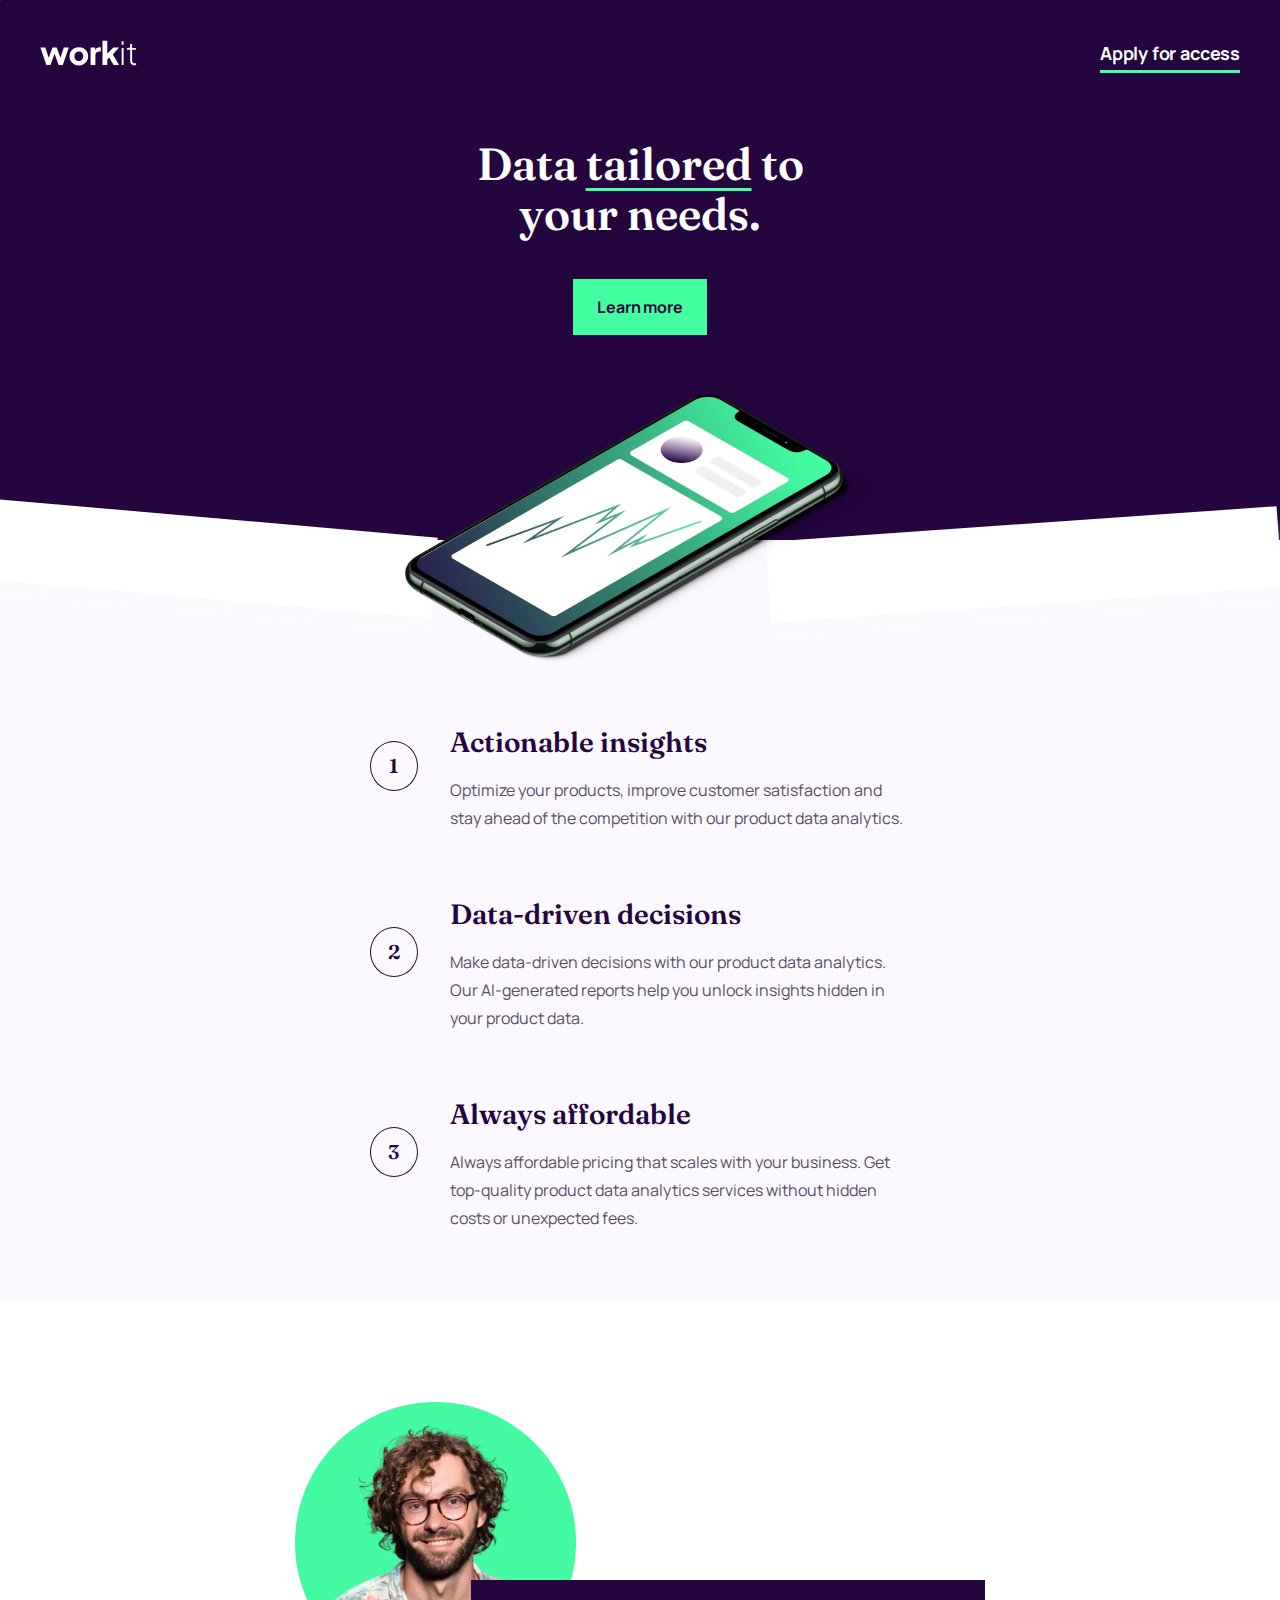
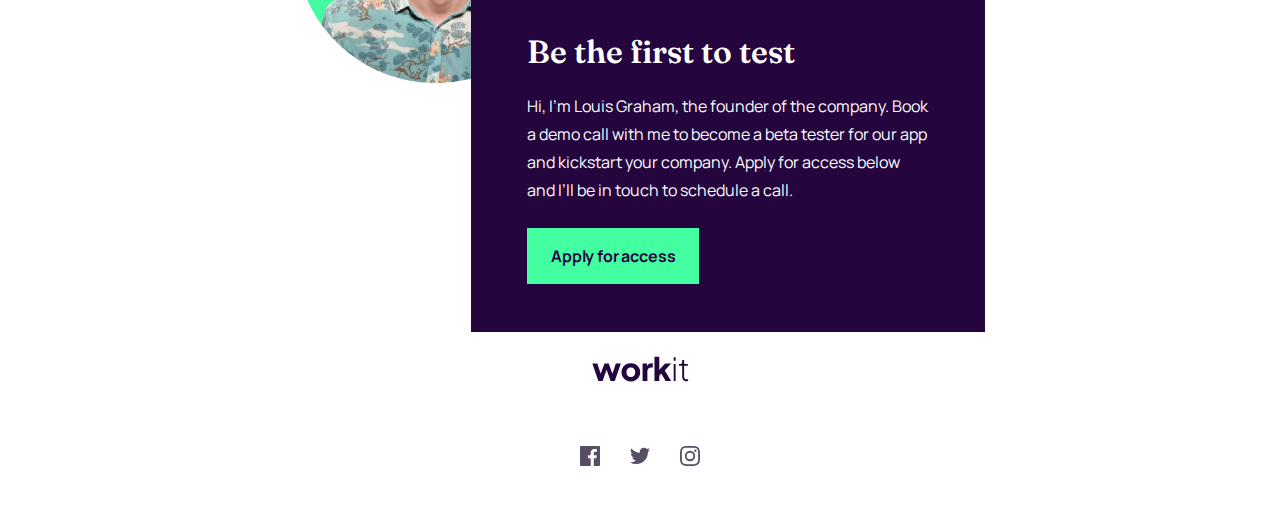
<file: index.html>
<!DOCTYPE html>
<html lang="es">
  <head>
    <meta charset="UTF-8" />
    <meta name="viewport" content="width=device-width, initial-scale=1.0" />
    <meta http-equiv="X-UA-Compatible" content="ie=edge" />
    <link rel="preconnect" href="https://fonts.googleapis.com" />
    <link rel="preconnect" href="https://fonts.gstatic.com" crossorigin />
    <link rel="preconnect" href="https://fonts.googleapis.com" />
    <link rel="preconnect" href="https://fonts.gstatic.com" crossorigin />
    <link rel="preconnect" href="https://fonts.googleapis.com" />
    <link rel="preconnect" href="https://fonts.gstatic.com" crossorigin />
    <link
      href="https://fonts.googleapis.com/css2?family=Fraunces:ital,wght@0,100;0,200;0,300;0,400;0,500;0,600;0,700;0,800;0,900;1,100;1,200;1,300;1,400;1,500;1,600;1,700;1,800;1,900&family=Manrope:wght@200;300;400;500;600;700;800&display=swap"
      rel="stylesheet"
    />
    <link rel="stylesheet" href="css/styles.css" />

    <link
      rel="icon"
      type="image/png"
      sizes="32x32"
      href="./assets/images/favicon-32x32.png"
    />

    <title>Workit landing page</title>
  </head>
  <body>
    <div class="contenedor">
      <section class="hero">
        <nav class="navegacion">
          <img src="./assets/images/logo-light.svg" alt="logo" />
          <a href="#" class="navegacion__link">Apply for access</a>
        </nav>
        <figure class="ondaizq">
          <div class="hero-ondaizquierda"></div>
        </figure>

        <figure class="ondader">
          <div class="hero-ondader"></div>
        </figure>

        <h1 class="titulo">
          Data <a href="#" class="titulo__link">tailored</a> to <br />
          your needs.
        </h1>

        <button class="button">Learn more</button>

        <picture class="hero__picture">
          <img
            src="./assets/images/image-hero.webp"
            alt="teléfono"
            class="hero__image"
          />
        </picture>
      </section>

      <main class="main">
        <article class="article">
          <span class="article__number">1</span>
          <div>
            <h2 class="article__title">Actionable insights</h2>
            <p class="article__description">
              Optimize your products, improve customer satisfaction and stay
              ahead of the competition with our product data analytics.
            </p>
          </div>
        </article>

        <article class="article">
          <span class="article__number">2</span>
          <div>
            <h2 class="article__title">Data-driven decisions</h2>
            <p class="article__description">
              Make data-driven decisions with our product data analytics. Our
              AI-generated reports help you unlock insights hidden in your
              product data.
            </p>
          </div>
        </article>

        <article class="article">
          <span class="article__number">3</span>
          <div>
            <h2 class="article__title">Always affordable</h2>
            <p class="article__description">
              Always affordable pricing that scales with your business. Get
              top-quality product data analytics services without hidden costs
              or unexpected fees.
            </p>
          </div>
        </article>
      </main>

      <section class="info">
        <picture class="info__picture">
          <img
            src="./assets/images/image-founder.webp"
            alt="Louis Graham"
            class="info__image"
          />
        </picture>
        <figure class="ondainfofinal">
          <div class="ondainfo"></div>
        </figure>

        <article class="info__article">
          <h2 class="info__article-title">Be the first to test</h2>
          <p class="info__article-description">
            Hi, I'm Louis Graham, the founder of the company. Book a demo call
            with me to become a beta tester for our app and kickstart your
            company. Apply for access below and I’ll be in touch to schedule a
            call.
          </p>
          <button class="button">Apply for access</button>
        </article>
      </section>

      <footer class="footer">
        <picture>
          <img src="./assets/images/logo-dark.svg" alt="logo" />
        </picture>
        <div class="footer-icons">
          <img src="./assets/images/icon-facebook.svg" alt="facebook icon" />
          <img src="./assets/images/icon-twitter.svg" alt="twitter icon" />
          <img src="./assets/images/icon-instagram.svg" alt="instagram icon" />
        </div>
      </footer>
    </div>
  </body>
</html>
</file>
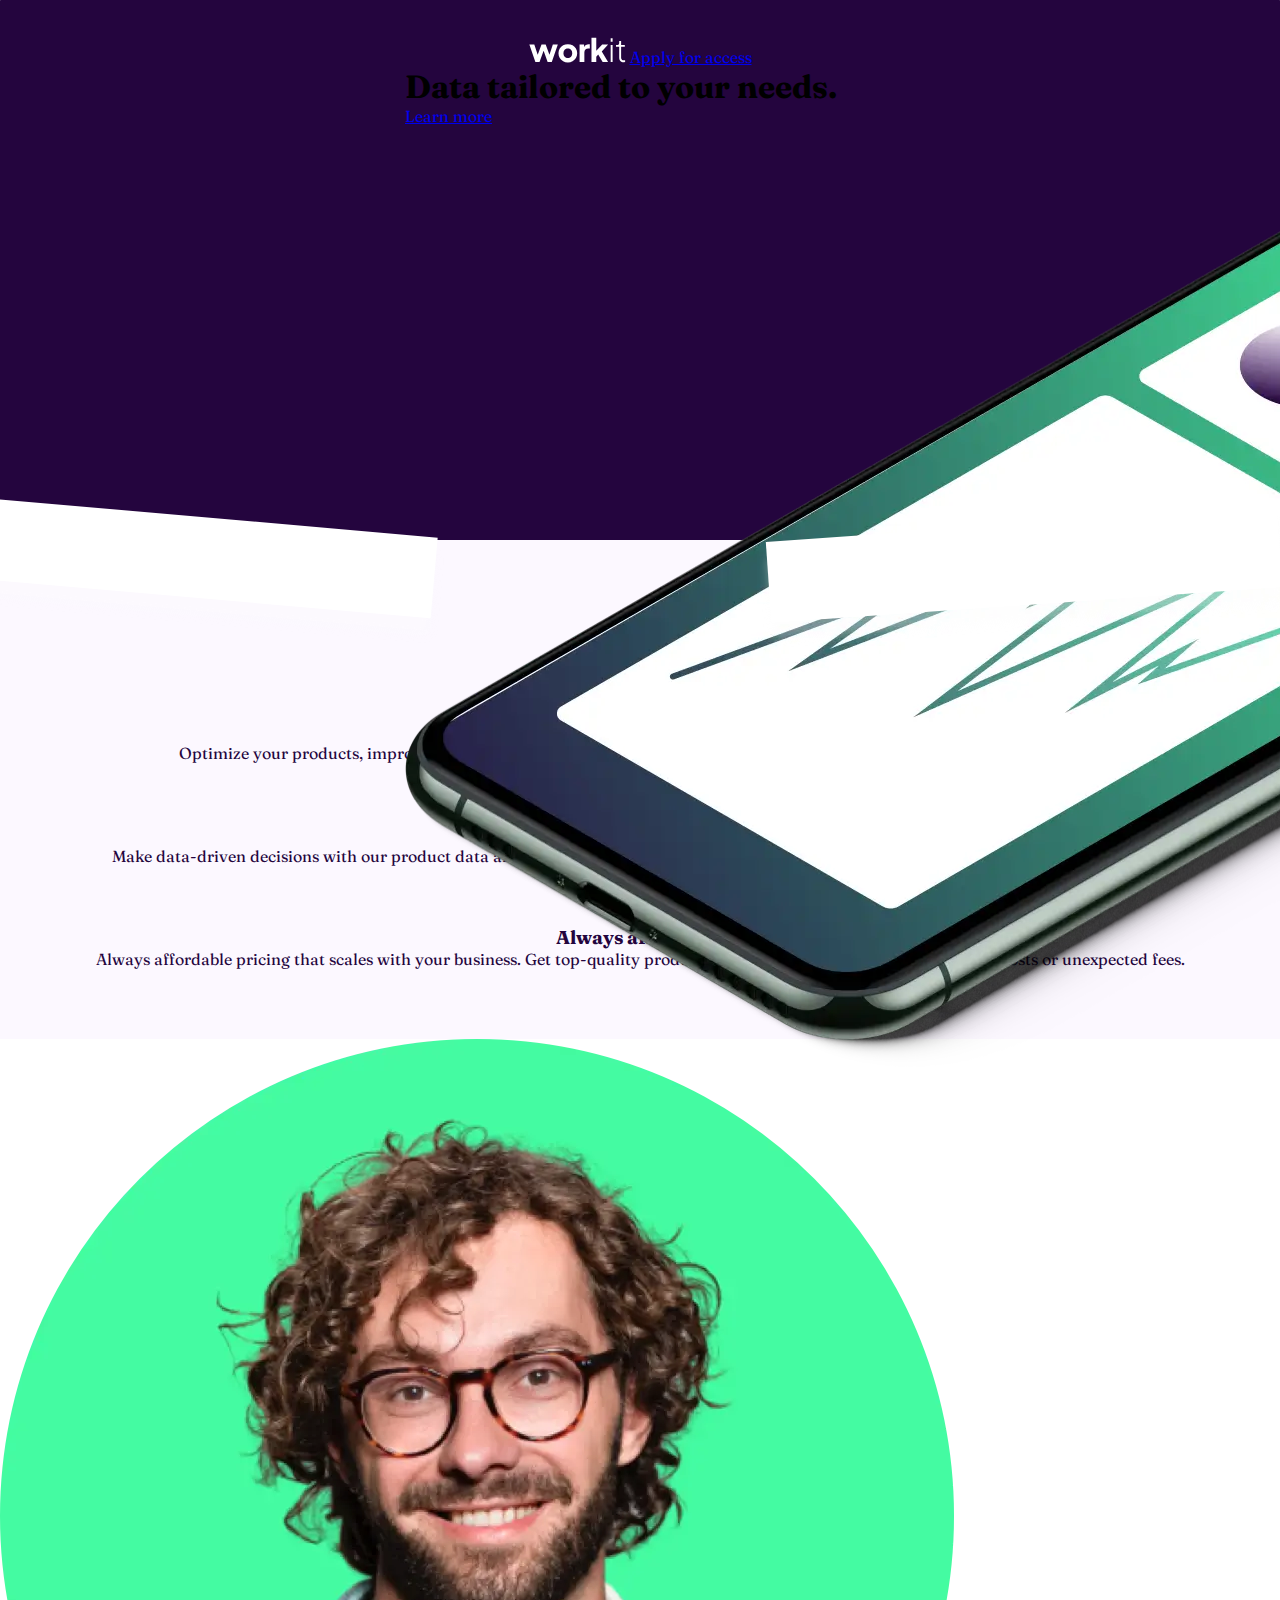
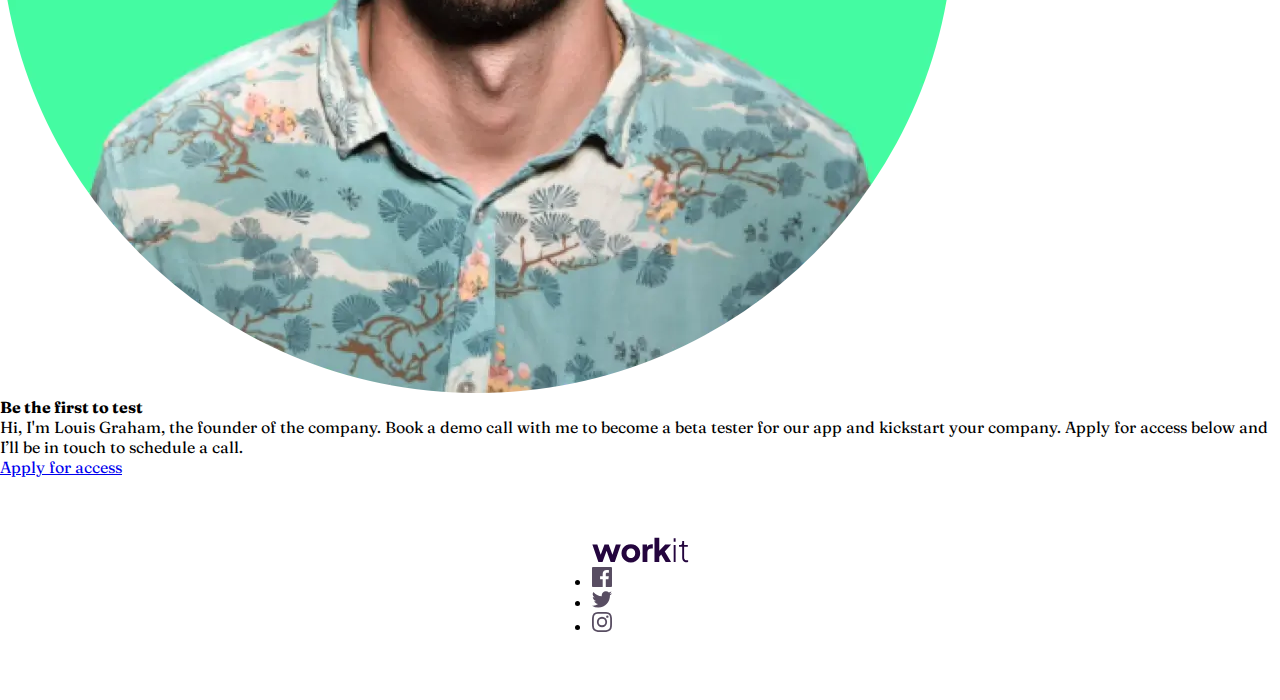
<file: viejo-index.html>
<!DOCTYPE html>
<html lang="es">
  <head>
    <meta charset="UTF-8" />
    <meta name="viewport" content="width=device-width, initial-scale=1.0" />
    <meta http-equiv="X-UA-Compatible" content="ie=edge" />
    <link rel="preconnect" href="https://fonts.googleapis.com" />
    <link rel="preconnect" href="https://fonts.gstatic.com" crossorigin />
    <link rel="preconnect" href="https://fonts.googleapis.com" />
    <link rel="preconnect" href="https://fonts.gstatic.com" crossorigin />
    <link rel="preconnect" href="https://fonts.googleapis.com" />
    <link rel="preconnect" href="https://fonts.gstatic.com" crossorigin />
    <link
      href="https://fonts.googleapis.com/css2?family=Fraunces:ital,wght@0,100;0,200;0,300;0,400;0,500;0,600;0,700;0,800;0,900;1,100;1,200;1,300;1,400;1,500;1,600;1,700;1,800;1,900&family=Manrope:wght@200;300;400;500;600;700;800&display=swap"
      rel="stylesheet"
    />
    <link rel="stylesheet" href="css/styles.css" />

    <link
      rel="icon"
      type="image/png"
      sizes="32x32"
      href="./assets/images/favicon-32x32.png"
    />

    <title>Frontend Mentor | Workit landing page</title>
  </head>
  <body>
    <header class="hero">
      <nav class="nav container">
        <img src="assets/images/logo-light.svg" class="nav__logo" />

        <a href="#" class="nav-link">Apply for access</a>
      </nav>

      <section class="hero__container container">
        <div class="hero__titulos">
          <h1 class="nav__titulo">Data tailored to your needs.</h1>
          <p class="linea__hero"></p>
        </div>

        <div class="hero__asess">
          <a href="#" class="hero__buton">Learn more</a>
          <figure class="hero__picture">
            <img src="assets/images/image-hero.webp" alt="" class="hero__img" />
          </figure>
        </div>
      </section>
    </header>

    <main class="main">
      <article class="main__text container">
        <p class="circulo__main">1</p>
        <div class="texto__main">
          <h3 class="titulo__main">Actionable insights</h3>
          <p class="texto__paragraph">
            Optimize your products, improve customer satisfaction and stay ahead
            of the competition with our product data analytics.
          </p>
        </div>
      </article>

      <article class="main__text container">
        <p class="circulo__main">2</p>
        <div class="texto__main">
          <h3 class="titulo__main">Data-driven decisions</h3>
          <p class="texto__paragraph">
            Make data-driven decisions with our product data analytics. Our
            AI-generated reports help you unlock insights hidden in your product
            data.
          </p>
        </div>
      </article>

      <article class="main__text container">
        <p class="circulo__main">3</p>
        <div class="texto__main">
          <h3 class="titulo__main">Always affordable</h3>
          <p class="texto__paragraph">
            Always affordable pricing that scales with your business. Get
            top-quality product data analytics services without hidden costs or
            unexpected fees.
          </p>
        </div>
      </article>
    </main>

    <footer class="footer">
      <section class="footer__container container">
        <figure class="footer__picture">
          <img src="assets/images/image-founder.webp" class="footer__img" />
        </figure>

        <div class="tex__footer">
          <h4 class="footer__titulo">Be the first to test</h4>
          <p class="footer__paragraph">
            Hi, I'm Louis Graham, the founder of the company. Book a demo call
            with me to become a beta tester for our app and kickstart your
            company. Apply for access below and I’ll be in touch to schedule a
            call.
          </p>

          <a href="#" class="footer__buton">Apply for access</a>
        </div>
      </section>

      <section class="redes container">
        <figure class="logo__red">
          <img src="assets/images/logo-dark.svg" class="logo__redes" />
        </figure>

        <ul class="menu__redes">
          <li class="item__redes">
            <a href="#" class="list__redes">
              <img src="assets/images/icon-facebook.svg" class="redes__img" />
            </a>
          </li>

          <li class="item__redes">
            <a href="#" class="list__redes">
              <img src="assets/images/icon-twitter.svg" class="redes__img" />
            </a>
          </li>

          <li class="item__redes">
            <a href="#" class="list__redes">
              <img src="assets/images/icon-instagram.svg" class="redes__img" />
            </a>
          </li>
        </ul>
      </section>
    </footer>
  </body>
</html>
</file>
<file: css/styles.css>
* {
  margin: 0;
  padding: 0;
  box-sizing: border-box;
  font-family: "Fraunces", serif;
}

.hero {
  padding: 37px 16px;
  display: flex;
  flex-direction: column;
  align-items: center;
  position: relative;
  height: 482px;
  background-image: url("../assets/images/hero-background.svg");

  background-size: 100%;
  background-repeat: no-repeat;
  border-radius: 0.5px;
}

.hero::before,
.hero::after {
  content: "";
  width: 29%;
  height: 8px;
  top: 98%;
  left: 74%;
  transform: rotate(-4deg);
  background-color: #fff;
  z-index: -1;
  position: absolute;
  box-shadow: 0px 17px 10px rgba(252, 252, 252, 0.3);
}

.hero::before {
  width: 70px;
  left: 3%;
  transform: rotate(4deg);
  z-index: -1;
}
.navegacion {
  width: 100%;
  display: flex;
  justify-content: space-between;
}

.navegacion__link {
  color: #fff;
  font-family: "Manrope", sans-serif;
  font-size: 18px;
  font-style: normal;
  font-weight: 700;
  line-height: 32px;
  letter-spacing: -0.18px;
  text-decoration-color: #44ffa1;
  text-decoration-thickness: 3px;
  text-underline-offset: 10px;
}

.titulo {
  color: #fff;
  text-align: center;
  font-family: Fraunces;
  font-size: 45px;
  font-weight: 600;
  line-height: 50px;
  margin-top: 70px;
  margin-bottom: 40px;
  font-style: normal;
}

.titulo__link {
  color: #fff;
  text-decoration-color: #44ffa1;
  text-decoration-thickness: 3px;
  text-underline-offset: 8px;
}

.button {
  background-color: #44ffa1;
  border: none;
  color: #24053e;
  text-align: center;
  font-family: Manrope;
  font-size: 16px;
  font-weight: 700;
  line-height: 32px;
  letter-spacing: -0.16px;
  max-width: 190px;
  padding: 12px 24px;
}

.hero__picture {
  width: 298.305px;
  height: 178.159px;
  margin-top: 60px;
}

.hero__image {
  width: 100%;
}

.main {
  padding-top: 160px;
  padding-bottom: 70px;
  display: flex;
  flex-direction: column;
  gap: 40px;
  color: #24053e;
  background-color: #fcf8ff;
  text-align: center;
}

.article {
  display: flex;
  flex-direction: column;
  padding: 0 16px;
  align-items: center;
}

.article__number {
  display: inline-block;
  color: #24053e;
  min-width: 48px;
  min-height: 48px;
  font-family: Fraunces;
  font-size: 20px;
  font-weight: 600;
  line-height: 48px; /* 180% */
  border-radius: 50%;
  border: 1px solid #24053e;
  text-align: center;
}

.article__title {
  font-family: Fraunces;
  font-size: 28px;
  font-weight: 600;
  line-height: 36px; /* 128.571% */
  margin-top: 24px;
  margin-bottom: 16px;
}

.article__description {
  color: #584d62;
  font-family: Manrope;
  font-size: 16px;
  font-weight: 400;
  line-height: 28px; /* 175% */
}

.info {
  margin-top: 100px;
  margin-bottom: 24px;
  padding: 0 16px;
}

.info__picture {
  display: flex;
  justify-content: center;
}

.info__image {
  width: 265px;
  height: 265px;
}

.info__article {
  color: #fff;
  display: flex;
  flex-direction: column;
  align-items: center;
  background-color: #24053e;
  padding: 32px;
  transform: translatey(-50px);
}

.info__article-title {
  font-family: Fraunces;
  font-size: 32px;
  font-style: normal;
  font-weight: 600;
  line-height: 48px; /* 150% */
}

.info__article-description {
  text-align: center;
  padding-top: 16px;
  padding-bottom: 24px;
  font-family: Manrope;
  font-size: 16px;
  font-style: normal;
  font-weight: 400;
  line-height: 28px; /* 175% */
}

.footer {
  display: flex;
  flex-direction: column;
  align-items: center;
  gap: 60px;
  margin-bottom: 64px;
}

.footer-icons {
  display: flex;
  gap: 30px;
}

@media (min-width: 768px) {
  .hero {
    padding-left: 40px;
    padding-right: 40px;
    height: 540px;
  }

  .hero::before,
  .hero::after {
    width: 40%;
    height: 15%;
    top: 97%;
    left: 60%;
    transform: rotate(-4deg);
    background-color: #fff;
    z-index: 1;
  }

  .hero::before {
    top: 96%;
    width: 35%;
    left: -1%;
    transform: rotate(5deg);
  }

  .hero__picture {
    width: 470px;
    height: 272px;
    margin-top: 60px;
    z-index: 2;
  }

  /*texto*/
  .main {
    align-items: center;
  }

  .article {
    flex-direction: row;
    max-width: 573px;
    gap: 32px;
    text-align: left;
  }

  .info {
    margin-left: auto;
    margin-right: auto;
    max-width: 690px;
    position: relative;
    height: 530px;
  }

  .info__picture {
    position: absolute;
    left: 0;
    top: 0;
  }

  .info__image {
    width: 281px;
    height: 281px;
  }

  .info__article {
    padding: 48px 56px;
    position: absolute;
    bottom: 0;
    right: 0;
    width: 514px;
    transform: none;
    align-items: flex-start;
  }

  .info__article-description {
    text-align: left;
  }
}

@media (min-width: 1440px) {
  .hero {
    height: 730px;
  }

  .hero::before,
  .hero::after {
    min-width: 55%;
    height: 30%;
    top: 80%;
    left: 48%;
    transform: rotate(-4deg);
    background-color: #fff;
    z-index: 1;
  }

  .hero::before {
    top: 80%;
    max-width: 100%;
    left: -1%;
    transform: rotate(5deg);
  }

  .titulo {
    font-size: 80px;
    line-height: 80px;
  }

  .hero__picture {
    max-width: 715px;
    height: 427px;
    margin-top: 50px;
  }

  /*texto*/

  .main {
    padding-top: 320px;
    margin: 10px 161px 171px 165px;

    height: 308px;
    flex-direction: row;
    gap: 1em;
    background-color: #fff;
  }

  .info__article {
    width: 730px;
    height: 413px;
    position: absolute;
    left: 604px;
    top: 170px;
    gap: 32px;
  }

  .article {
    flex-direction: column;
    align-items: center;
    text-align: center;
  }

  .article__title {
    font-size: 32px;
    line-height: 40px; /* 128.571% */
  }

  .article__description {
    width: 354px;
    height: 128px;

    font-size: 18px;
    line-height: 30px; /* 175% */
  }
  .info {
    margin: 0;
  }
  .info__image {
    width: 477px;
    height: 477px;
    display: inline-block;
    position: relative;
    left: 221px;
  }

  .info__article-title {
    font-size: 56px;
  }

  .footer {
    margin-top: 120px;
    margin-bottom: 64px;
  }
}
</file>
